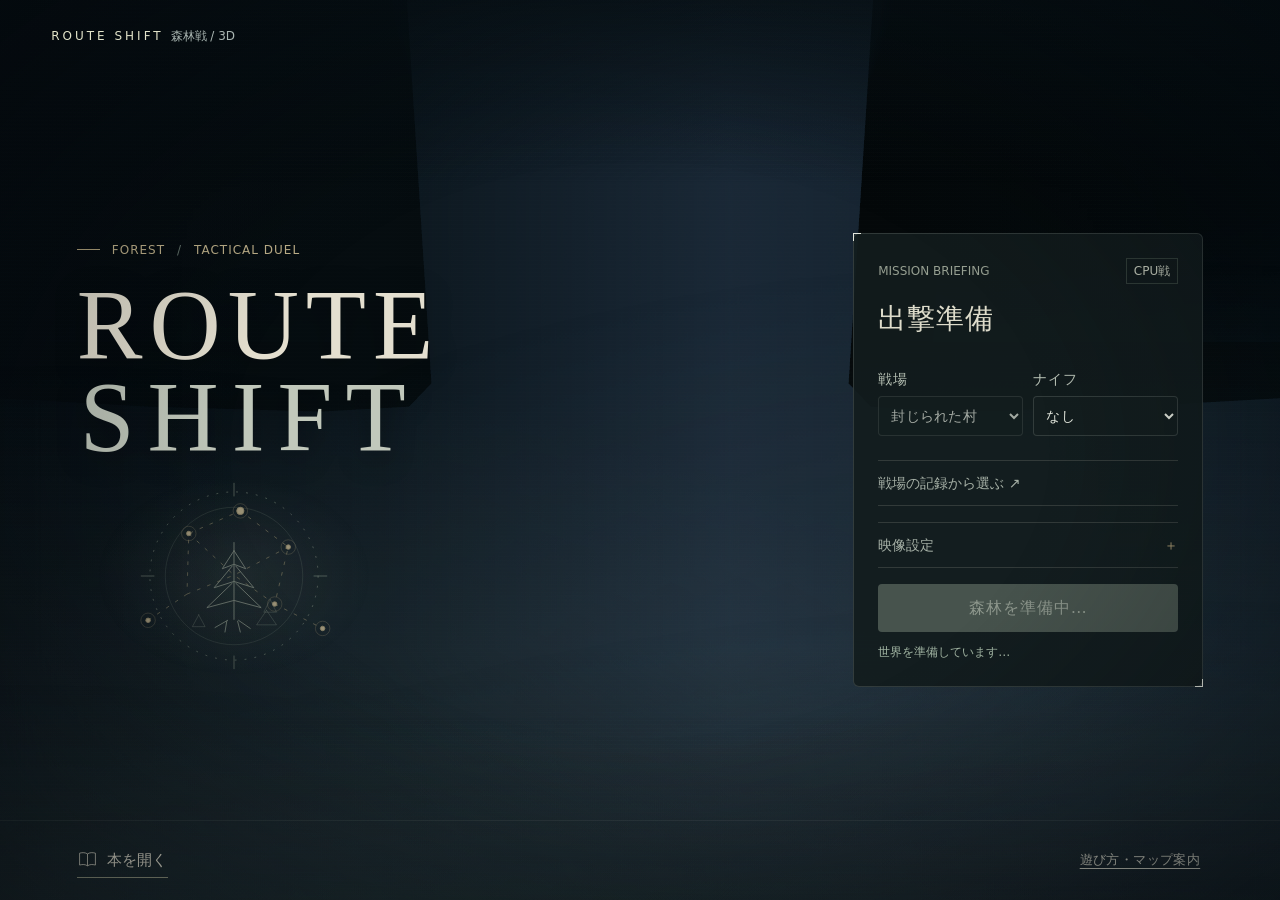
<file: index.html>
<!doctype html><html lang="ja"><head><meta charset="UTF-8"><meta name="viewport" content="width=device-width,initial-scale=1"><title>ROUTE SHIFT — 森林戦</title>  <script type="module" crossorigin src="./assets/forest-CsgKjY3u.js"></script>
  <link rel="stylesheet" crossorigin href="./assets/forest-CuZdC9US.css">
</head><body><div id="app"></div></body></html>
</file>
<file: assets/forest-CuZdC9US.css>
#menu #book-open{display:inline-flex;align-items:center;gap:.65em;background:transparent;color:#d7d4c4;border:0;border-bottom:1px solid #888c77;padding:6px 1px;font:15px/1.5 Yu Mincho,Hiragino Mincho ProN,serif}#book-open svg{width:19px;height:19px}.book-ink-defs{position:absolute;width:0;height:0;pointer-events:none}#story-book{position:fixed;inset:0;margin:auto;width:min(950px,94vw);max-width:none;max-height:none;border:0;background:transparent;color:#e3e0d2;padding:0;overflow:visible;color-scheme:dark}#story-book::backdrop{background:#0b1112f5}.book-shell{display:grid;grid-template-rows:auto minmax(0,1fr) auto;gap:12px;height:min(700px,94dvh);font:15px/1.5 Yu Mincho,Hiragino Mincho ProN,"Noto Serif CJK JP",serif}.book-top,.book-pager{display:flex;align-items:center;justify-content:space-between}.book-top>span{letter-spacing:.13em;color:#c1c4b8}#story-book button{color:inherit;border:1px solid #79807870;background:#222925;border-radius:2px;padding:6px 13px;min-height:36px;font:inherit;cursor:pointer}#story-book button:hover:enabled{background:#374039}#story-book :focus-visible,#menu #book-open:focus-visible{outline:2px solid #bdab7c;outline-offset:1px}#story-book button:disabled{opacity:.32;cursor:default}.book-spread{width:100%;height:100%;display:grid;grid-template-columns:1fr 1fr;position:relative;background:transparent;box-shadow:-3px 2px #bfb6a2,-6px 4px #968d7a,3px 2px #bfb6a2,6px 4px #968d7a}.book-spread:after{content:"";position:absolute;top:0;bottom:0;left:50%;width:24px;transform:translate(-50%);pointer-events:none;background:linear-gradient(90deg,transparent,rgba(90,78,60,.22) 34%,rgba(48,40,28,.46) 50%,rgba(90,78,60,.22) 66%,transparent)}.book-leaf{box-sizing:border-box;min-width:0;min-height:0;position:relative;color:#1a2230;background-color:transparent;background-image:var(--fold),url(./book-paper-n-15Z9dp.webp);background-repeat:no-repeat;background-size:100% 100%,300% 200%;background-position:0 0,var(--paper-pos,0% 0%);overflow:auto;overscroll-behavior:contain;scrollbar-width:thin;scrollbar-color:#b2a68e #eae4d7;display:flex;padding:clamp(36px,5.2vw,64px)}.left-leaf{--fold:linear-gradient(90deg,transparent 84%,rgba(110,96,74,.18) 96%,rgba(68,56,40,.34));border-right:1px solid #6e624e55}.right-leaf{--fold:linear-gradient(90deg,rgba(72,60,42,.3),rgba(120,104,80,.08) 7%,transparent 16%)}.fountain-pen-text{margin:auto 0;width:100%;font-family:HG正楷書体-PRO,HGSeikaishotaiPRO,HG行書体,HGGyoshotai,HGS行書体,HGSGyoshotai,HGP行書体,HGPGyoshotai,HG教科書体,HGKyokashotai,HG明朝E,HGMinchoE,Yu Mincho Demibold,Yu Mincho,serif;filter:url(#fountain-ink)}.fountain-pen-text p{font-size:clamp(17px,1.42vw,20.5px);line-height:2.15;letter-spacing:.05em;margin:0 0 1.3em;line-break:strict;overflow-wrap:anywhere;font-weight:600}.fountain-pen-text p:last-child{margin:0}.book-pager{border-top:1px solid #90938450;padding-top:6px}.book-pager [role=status]{font-size:14px;font-variant-numeric:tabular-nums}.book-turn,.book-held{position:absolute;top:0;width:50%;height:100%;pointer-events:none}.book-turn{z-index:3;transform-style:preserve-3d}.turn-next,.book-held.right-leaf{right:0;transform-origin:left center}.turn-prev,.book-held.left-leaf{left:0;transform-origin:right center}.book-held{z-index:2}.book-turn>.book-leaf,.cover-face,.cover-back-board{position:absolute;inset:0;backface-visibility:hidden;-webkit-backface-visibility:hidden}.turn-front{transform:translateZ(.6px);box-shadow:0 10px 24px #00000061}.turn-back{transform:rotateY(180deg) translateZ(1.2px);box-shadow:0 10px 24px #00000061}#menu .home-footer .home-guide-link{font:13px/1.6 system-ui,sans-serif;color:#b7b8ac;text-decoration:underline;text-underline-offset:4px;letter-spacing:.03em;padding:5px 3px}.book-binding{--rim:clamp(12px,1.6vw,21px);position:relative;isolation:isolate;perspective:1700px;margin:calc(var(--rim) + 4px) calc(var(--rim) + 4px) calc(var(--rim) + 15px)}.book-binding:before,.cover-face,.cover-back-board{background-color:#5e1622;background-image:radial-gradient(ellipse at 34% 26%,rgba(132,34,50,.36),transparent 64%),linear-gradient(135deg,rgba(142,40,56,.22),transparent 40%,rgba(42,7,13,.45) 75%,rgba(26,4,8,.72)),repeating-linear-gradient(45deg,#ffebe604 0 1px,#00000006 1px 2px),repeating-linear-gradient(-45deg,#ffebe604 0 1px,#00000006 1px 2px);border:3px solid #360a11;border-radius:5px 8px 7px 5px;box-shadow:inset 0 0 0 3px #94384452,inset 1px 1px 3px #bc646e5c,inset -3px -4px 8px #24050a,inset 0 0 26px #1c0409ad,0 4px #2e080f,0 8px #3f0d16,0 12px 14px #0009,0 22px 32px #000b}.book-binding:before{content:"";position:absolute;inset:calc(0px - var(--rim));z-index:-2}.book-binding:after{content:"";position:absolute;inset:0 -4px -8px;z-index:-1;border-radius:2px;background:repeating-linear-gradient(0deg,#3d2226 0 100%);box-shadow:1px 2px 4px #21140d}.book-binding.opening:before,.book-binding.opening:after{left:50%}@media(min-width:661px)and (prefers-reduced-motion:no-preference){.book-binding.opening{animation:open-centered-volume 1.3s both}@keyframes open-centered-volume{0%,31%{transform:translate(-25%)}to{transform:translate(0)}}}.book-binding.opening .book-spread>.left-leaf{visibility:hidden}.book-cover .cover-face{inset:calc(0px - var(--rim)) calc(0px - var(--rim)) calc(0px - var(--rim)) -2px;display:block;transform:translateZ(.8px)}.book-cover .cover-back-board{inset:calc(0px - var(--rim)) calc(0px - var(--rim)) calc(0px - var(--rim)) 0;border-radius:8px 5px 5px 7px;transform:rotateY(180deg) translateZ(.4px)}.book-cover .cover-back-board:after{content:"";position:absolute;inset:calc(var(--rim) - 3px) 0 calc(var(--rim) - 11px) calc(var(--rim) - 7px);border-radius:2px;background:#3d2226;box-shadow:-3px 2px #bfb6a2,-6px 4px #968d7a,-2px 4px 6px #21140d}.cover-face:before{content:"";position:absolute;inset:0 auto 0 0;width:9%;background:linear-gradient(90deg,#220409,#8a303f55 34%,#28050c 74%,#9e3f4e38 92%,transparent)}.cover-face:after{content:"";position:absolute;inset:0;border-radius:inherit;box-shadow:inset 0 0 10px #a46c5847;background:linear-gradient(90deg,transparent 94%,rgba(168,118,96,.16)),linear-gradient(180deg,rgba(176,126,102,.14),transparent 5%,transparent 95%,rgba(162,114,92,.18))}.cover-frame{position:absolute;inset:8.5% 9.5% 8.5% 13.5%;border:1.5px solid rgba(196,126,132,.36);border-radius:2px;box-shadow:inset 0 0 0 1px #1e0409b8,0 0 0 1px #1c0408ad,inset 0 0 0 5px transparent,inset 0 0 0 6px #bc767c38;pointer-events:none}@media(max-width:660px){.book-binding.opening:before{left:calc(0px - var(--rim))}.book-binding.opening:after{left:-4px}}@media(max-width:660px){#story-book{width:94vw}.book-shell{gap:8px;height:min(760px,96dvh)}.book-spread{display:block;box-shadow:2px 2px #bfb6a2,4px 4px #968d7a}.book-spread:after{display:none}.book-leaf{height:100%;padding:28px clamp(20px,6vw,42px)}.book-turn{width:100%}.book-pager [role=status]{font-size:14px}}@media(max-height:500px){.book-shell{gap:4px;height:98dvh}.book-leaf{padding:16px 26px}.book-top,.book-pager{font-size:13px}.book-pager{padding-top:2px}#story-book button{min-height:30px;padding-block:3px}}#matchbar.time-contest{width:min(520px,calc(100vw - 24px))}#matchbar.time-contest .match-side{min-width:90px}#matchbar.time-contest .match-side strong{font:26px ui-monospace,monospace;font-variant-numeric:tabular-nums;color:#c9cbb5}#matchbar.time-contest #clock-limit{font-size:9px;letter-spacing:1px}#matchbar.time-contest #remaining-clock{color:#b9b89e}@media(max-width:650px){#matchbar.time-contest .match-side{min-width:65px}#matchbar.time-contest .match-side strong{font-size:21px}}#map-picker{width:min(800px,calc(100vw - 24px));max-height:90dvh;overflow:auto;padding:22px;background:#101e22;color:#d4d5c5;border:1px solid #9a9d7c88}#map-picker::backdrop{background:#03090de0;-webkit-backdrop-filter:blur(5px);backdrop-filter:blur(5px)}#map-picker h2{font:23px Georgia,serif;letter-spacing:3px}#map-picker-close{background:transparent;color:#bdc5b5}#map-picker>p{font-size:11px;color:#9aab9d}.map-cards{display:grid;grid-template-columns:repeat(3,minmax(0,1fr));gap:10px}.map-card{min-width:0;text-align:left;padding:0 0 15px;border:1px solid #7d938455;background:#1b2b2d;color:#d3d3bc;transition:border-color .2s,transform .2s}.map-card:hover,.map-card[aria-pressed=true]{border-color:#c0b58d;transform:translateY(-2px)}.map-card svg{display:block;width:100%;height:auto}.map-card strong,.map-card span,.map-card small,.map-card em{display:block;margin:10px 12px 0;line-height:1.5}.map-card strong{font-size:17px}.map-card span{font-size:11px;color:#c8c7af}.map-card small{font-size:11px;color:#9fae9f;min-height:35px}.map-card em{font-size:10px;color:#b1a784;font-style:normal}.card-mist{animation:card-mist 10s ease-in-out infinite alternate}@keyframes card-mist{to{transform:translate(-18px);opacity:.22}}@media(max-width:550px){.map-cards{grid-template-columns:1fr 1fr}.map-card strong{font-size:15px}#map-picker{padding:12px}}@media(prefers-reduced-motion:reduce){.card-mist{animation:none}}body.garden-daylight #vignette:not(.exposed){background:radial-gradient(ellipse at center,transparent 65%,#75875b12)}*{box-sizing:border-box}body{margin:0;background:#101a17;color:#e5e7d8;font:15px/1.6 system-ui,sans-serif}button,select,input{font:inherit}button,a,select{touch-action:manipulation}a{color:#e2e3c9;text-decoration:none}a:hover{text-decoration:underline}#scene,#vignette{position:fixed;inset:0;width:100%;height:100%}#vignette{pointer-events:none;background:radial-gradient(ellipse at center,transparent 45%,#03080d70);z-index:1}.exposed{box-shadow:inset 0 0 90px 22px #ffe4a7!important}header{position:fixed;inset:0 0 auto;display:flex;justify-content:space-between;padding:22px 32px;z-index:3;pointer-events:none;text-shadow:0 2px 9px #000}header a{font-weight:800;letter-spacing:3px;pointer-events:auto}small{font-size:12px;letter-spacing:1px;opacity:.7}#perf{font:12px monospace;opacity:.7}.panel{position:fixed;background:#14231ef0;border:1px solid #68776075;padding:30px;box-shadow:0 25px 100px #0008;z-index:5}#menu{left:6vw;top:12vh;width:390px;max-height:83vh;overflow:auto}h1{font-size:38px;line-height:1.3;font-weight:500;margin:16px 0 20px}h2{font-weight:500}.eyebrow{font-size:10px;color:#b2b99a;letter-spacing:3px}label{display:block;margin:13px 0;font-size:12px;color:#c7cbb9}select{display:block;width:100%;background:#20352c;border:1px solid #708369;color:#f1f1df;padding:8px;margin-top:4px}input[type=range]{display:block;width:100%;accent-color:#a2b88e}button{background:#c3caa4;color:#15231c;border:0;padding:12px 19px;cursor:pointer}button:disabled{opacity:.5}#start{width:100%;margin-top:12px}.controls{font-size:12px;opacity:.7}#load{font-size:12px;color:#bdc9b6}#hud{position:fixed;inset:78px 28px 25px;z-index:2;pointer-events:none}.topline{display:flex;align-items:center;justify-content:space-between;text-shadow:0 2px 8px #000}#clock{font-size:36px;font-weight:400}#reticle{position:fixed;left:50%;top:50%;transform:translate(-50%,-50%);font-size:16px;opacity:.7}#notice{position:absolute;top:90px;left:50%;transform:translate(-50%);padding:8px 14px;text-shadow:0 1px 6px #000;white-space:nowrap}#bottom{position:absolute;bottom:0;left:0;right:0;display:flex;justify-content:space-between;font-size:12px;text-shadow:0 2px 5px #000}#scan{position:absolute;bottom:60px;width:100%;text-align:center;color:#ffe1a0}#resume{position:absolute;left:50%;top:65%;transform:translate(-50%);pointer-events:auto}#tactical{width:min(1000px,95vw);max-height:88vh;overflow:auto;left:50%;top:50%;transform:translate(-50%,-50%);padding:20px}.map-heading{display:flex;justify-content:space-between;align-items:center}.map-heading h2{margin:0 0 8px}.map-heading span{font-size:12px;opacity:.6}#map{width:100%;max-height:53vh;object-fit:contain;display:block}#forecast{font-size:13px;padding:12px 0;color:#d5d6ab}#cp-list{display:grid;grid-template-columns:repeat(3,1fr);gap:7px;font-size:12px}#cp-list div{background:#ffffff09;padding:8px}#result{left:50%;top:50%;transform:translate(-50%,-50%);min-width:320px}#result a{display:block;margin-top:15px}[hidden]{display:none!important}@media(max-width:650px){#menu{left:4vw;width:92vw;top:90px}header{padding:20px 15px}header small{display:block}.topline{font-size:11px}#clock{font-size:25px}#cp-list{grid-template-columns:repeat(2,1fr)}.map-heading span{display:none}}#interact{position:absolute;bottom:65px;left:50%;transform:translate(-50%);width:340px;text-align:center;background:#14291fe8;border:1px solid #809777;padding:12px;pointer-events:auto}#scan-action{padding:8px 16px;width:100%;touch-action:none;-webkit-user-select:none;user-select:none}#scan-progress{display:block;width:100%;height:9px;margin:9px 0;accent-color:#b8daa5}#scan-help{font-size:12px;color:#d1dcc0}#map-legend{display:flex;flex-wrap:wrap;gap:8px 15px;font-size:12px;margin:5px 0}#map-legend span:before{content:"";display:inline-block;width:13px;height:10px;margin-right:5px;border:1px solid #c7d1b366}#map-legend .forest:before{background:#284d3b}#map-legend .plain:before{background:#718158}#map-legend .road:before{background:#c6ad78}#map-legend .river:before{background:#315f79}#map-legend .bridge:before{background:#f3dc9f}#map-legend .ford:before{background:#7bdbcf}#map-legend .hill:before{background:#b8bd86}#ford-status{font-size:13px;color:#d0e7cb;margin:6px 0 10px}#map{border:1px solid #74876a}#tactical .map-heading h2{margin-bottom:2px}#map-legend .closed:before{background:#dc7167}.sr-only{position:absolute;width:1px;height:1px;padding:0;margin:-1px;overflow:hidden;clip:rect(0,0,0,0);white-space:nowrap;border:0}#matchbar{position:fixed;left:50%;top:12px;transform:translate(-50%);z-index:8;width:420px;max-width:calc(100vw - 24px);display:grid;grid-template-columns:68px 1fr 68px;gap:8px;align-items:center;padding:9px 15px 11px;background:linear-gradient(180deg,#17242bf5,#0c151bf2);border:1px solid #78899188;box-shadow:0 8px 28px #0008;border-radius:3px;pointer-events:none}.match-side{text-align:center;border-right:1px solid #78899144}.match-side:last-of-type{border-right:0;border-left:1px solid #78899144}.match-side small{display:block;letter-spacing:2px;font-size:10px;color:#aebcc3;opacity:1}.match-side strong{display:block;font:600 27px/1.1 system-ui;color:#dfd9c7;font-variant-numeric:tabular-nums}.match-time{text-align:center}#phase{display:block;font-size:10px;line-height:1.3;letter-spacing:1px;color:#adbfc8;white-space:nowrap}.clock-line{display:flex;align-items:baseline;justify-content:center;gap:7px}#clock{font:500 36px/1.15 ui-monospace,Consolas,monospace;letter-spacing:2px;font-variant-numeric:tabular-nums;color:#eee3ca;text-shadow:0 2px 9px #000}#clock-limit{font:12px ui-monospace,monospace;color:#8b9ca5}#match-progress{position:absolute;bottom:0;left:0;width:100%;height:3px;border:0;border-radius:0;appearance:none;background:#ffffff0c}#match-progress::-webkit-progress-bar{background:#ffffff0c}#match-progress::-webkit-progress-value{background:#a1b7bc}#matchbar.late{border-color:#bc9d69}#matchbar.late #clock{color:#f1c98c}#matchbar.late #match-progress::-webkit-progress-value{background:#cba66a}#tactical{top:112px;transform:translate(-50%);max-height:calc(100dvh - 132px)}#radar-status{font-size:12px;color:#ddcc9d;margin:5px 0}#ford-status{margin-top:3px}#map{max-height:46vh}#notice{top:75px}@media(max-width:850px){header small{display:none}header{padding:15px}#matchbar{top:58px;width:380px}#tactical{top:156px;max-height:calc(100dvh - 174px)}#clock{font-size:30px}#phase{font-size:9px}#map{max-height:40vh}}#reticle{transition:color .08s,opacity .08s}#reticle.knife-ready{color:#f2a36b;opacity:1;text-shadow:0 0 7px #b64b2670}#reticle.knife-ready:after{content:"";position:absolute;left:50%;top:50%;width:22px;height:22px;border:1.5px solid currentColor;border-radius:50%;transform:translate(-50%,-50%)}:root{--ivory:#e4dfcf;--muted:#a4aaa2;--brass:#b3a47c;--line:#b9baab30}button:focus-visible,a:focus-visible,summary:focus-visible,select:focus-visible,input:focus-visible{outline:2px solid #e6d5a6;outline-offset:4px}body.home-open{background:#080e10}body.home-open header{z-index:7;padding:27px 4vw}body.home-open header a{font-size:12px;letter-spacing:3px}body.home-open header small{font-weight:400;color:#aab6b2}body.home-open #perf{display:none}#menu{inset:0;width:100%;max-height:none;height:100dvh;overflow:auto;z-index:5;padding:0;background:transparent;border:0;box-shadow:none}.home-shade{position:fixed;inset:0;pointer-events:none;background:linear-gradient(90deg,#060c10f5,#071014cb 30%,#0b14175c 57%,#061014a8),linear-gradient(0deg,#050b10ec,transparent 28%,transparent 80%,#071014b5)}.home-shade:after{content:"";position:absolute;inset:0;opacity:.14;background:repeating-linear-gradient(0deg,transparent 0 3px,#9faea00d 3px 4px);box-shadow:inset 0 0 200px #03080b}.home-grid{position:relative;max-width:1500px;min-height:calc(100dvh - 85px);margin:auto;padding:115px 6vw 28px;display:grid;grid-template-columns:minmax(0,1fr) 350px;gap:8vw;align-items:center}.home-story{padding:0 0 14px}.home-kicker{display:flex;align-items:center;gap:12px;font-size:11px;letter-spacing:3px;color:#c1b28b;margin:0 0 24px}.home-kicker>span{width:23px;height:1px;background:#b3a47c}.home-kicker i{font-style:normal;color:#64736c}.home-story h1{font-family:Georgia,Times New Roman,serif;font-weight:400;line-height:.84;letter-spacing:7px;font-size:clamp(72px,7.7vw,116px);margin:0 0 30px;color:var(--ivory);text-shadow:0 5px 30px #0007}.home-story h1>span{display:block;padding-left:3px;color:#c1c8bb;letter-spacing:13px;margin-top:9px}.home-headline{font-family:Yu Mincho,Hiragino Mincho ProN,serif;font-size:clamp(24px,2.4vw,34px);letter-spacing:5px;margin:0 0 18px;color:#d7d7c8}.home-copy{font-size:13px;line-height:2.1;letter-spacing:1.2px;color:#9aa9a7;margin:0 0 27px}.home-rules{display:flex;gap:31px;margin:0 0 22px}.home-rules>div+div{border-left:1px solid var(--line);padding-left:31px}.home-rules strong{display:block;font-family:Georgia,serif;font-size:35px;line-height:1.2;font-weight:400;font-variant-numeric:tabular-nums;letter-spacing:2px;color:#d2cfb9}.home-rules strong small{font:10px system-ui;letter-spacing:2px;margin-left:8px;color:#b3a47c;opacity:1}.home-rules div>span{display:block;font-size:10px;color:#919c94;margin-top:5px;letter-spacing:.7px}.text-button{padding:9px 0;background:transparent;border:0;border-bottom:1px solid #a59a704d;color:#d1c7a8;font-size:12px;letter-spacing:1px;transition:color .2s,border-color .2s}.text-button span{padding-left:28px}.text-button:hover{color:#fff1c5;border-color:#c0a66c}.home-tactics{display:flex;flex-wrap:wrap;gap:13px;margin-top:31px;font:10px/1.5 ui-monospace,monospace;color:#747d70;letter-spacing:1px}.home-tactics b{font:11px system-ui;color:#b0b8a7;padding-left:5px}.home-tactics i{color:#666d61;font-style:normal}.briefing{position:relative;border:1px solid #afb3a238;border-top-color:#c6b58a78;background:linear-gradient(145deg,#132024eb,#0b1518ed);box-shadow:0 14px 65px #0005;padding:25px 27px 18px}.briefing:before,.briefing:after{content:"";position:absolute;width:7px;height:7px;border-color:#bca87b;pointer-events:none}.briefing:before{top:-1px;left:-1px;border-top:1px solid;border-left:1px solid}.briefing:after{bottom:-1px;right:-1px;border-bottom:1px solid;border-right:1px solid}.briefing-heading{display:flex;justify-content:space-between;align-items:center;color:#969f91;font:9px ui-monospace,monospace;letter-spacing:2px}.home-mode{font:10px system-ui;letter-spacing:1px;border:1px solid #85948248;padding:2px 7px;color:#c4cabb}.briefing h2{font-family:Yu Mincho,Hiragino Mincho ProN,serif;font-size:26px;letter-spacing:4px;margin:13px 0 24px;color:#dedccb}.briefing label{margin:0;font-size:11px;color:#aeb5aa;letter-spacing:.7px}.briefing .field-label{display:flex;justify-content:space-between;align-items:center;margin-bottom:7px}.field-label #world-size{font:10px ui-monospace,monospace;color:#afac8b;letter-spacing:.6px}.briefing select{font-size:12px;letter-spacing:.3px;padding:10px 9px;background:#091216a3;border:1px solid #74867f50;color:#dfdfd1;border-radius:0;margin-top:7px;min-height:40px;color-scheme:dark}.briefing #map-size{margin:0}.briefing select:hover{border-color:#b2a57999}.briefing option{background:#142125}.field-note{font-size:10px;color:#87958f;margin:7px 0 16px}.briefing-fields{display:grid;grid-template-columns:1.25fr .8fr;gap:13px}.home-settings{border-top:1px solid var(--line);border-bottom:1px solid var(--line);margin-top:20px;color:#a7b1a7}.home-settings summary{cursor:pointer;font-size:11px;letter-spacing:1px;padding:11px 0;list-style:none;display:flex;justify-content:space-between}.home-settings summary::-webkit-details-marker{display:none}.home-settings summary span{color:#9e9474}.home-settings[open] summary span{transform:rotate(45deg)}.home-settings>div{padding:0 0 13px;display:grid;grid-template-columns:1fr 1fr;gap:12px}.home-settings input{margin-top:16px;accent-color:#b8aa7d}.home-settings p{grid-column:1/-1;font-size:10px;margin:0;color:#7d8b82}.deployment{display:flex;justify-content:space-between;padding:17px 0;font-size:10px;color:#929f95}.deployment b{font-weight:500;color:#c7cbbb;margin-left:4px}.briefing #start{display:block;width:100%;margin:0;padding:15px 12px;background:linear-gradient(110deg,#813e36,#5d2d2a);border:1px solid #ad685555;color:#f3e4ce;font-size:15px;letter-spacing:4px;min-height:55px;box-shadow:0 4px 20px #0002;transition:background .2s,border-color .2s}.briefing #start:hover:not(:disabled){background:linear-gradient(110deg,#9c4a3d,#783831);border-color:#df9e7877}.briefing #start:disabled{cursor:wait;opacity:.55}.briefing #load{font-size:10px;line-height:1.5;letter-spacing:.4px;margin:10px 0 0;color:#a3b6a4;min-height:15px}.home-footer{position:relative;max-width:1500px;margin:0 auto;display:flex;justify-content:space-between;gap:15px;padding:20px 6vw 28px;border-top:1px solid #a5ada419;font-size:10px;letter-spacing:1.2px;color:#7b8982}.home-footer a{color:#aaaf9c}#field-guide{max-width:650px;width:calc(100vw - 40px);max-height:85dvh;overflow:auto;background:#111e22;color:#d2d6c9;border:1px solid #b9a7796b;box-shadow:0 30px 100px #000b;padding:30px}#field-guide::backdrop{background:#03080bc9;-webkit-backdrop-filter:blur(5px);backdrop-filter:blur(5px)}.guide-heading{display:flex;justify-content:space-between;align-items:center}.guide-heading .home-kicker{margin:0}.guide-heading button{background:transparent;color:#b5b7a7;padding:6px 0 6px 20px;font-size:12px}#field-guide h2{font:26px/1.6 Yu Mincho,serif;letter-spacing:2px;margin:15px 0}#field-guide>p{font-size:12px;color:#9eada5}#field-guide ol{padding-left:24px;margin:25px 0}#field-guide li{padding-left:7px;color:#c3b385;margin:18px 0}#field-guide li strong{font-size:14px;font-weight:500;color:#dedbc8}#field-guide li p{font-size:12px;margin:5px 0;color:#a5b2a9}.guide-keys{display:grid;grid-template-columns:1fr 1fr;gap:12px;font-size:11px;padding:20px 0;border-top:1px solid var(--line)}kbd{font:11px ui-monospace,monospace;border:1px solid #7f91856b;padding:3px 6px;color:#e2dcc4;margin-right:5px}.guide-note{border-top:1px solid var(--line);padding-top:15px}#map-legend .cp-ready:before{background:#9fffe0;border:2px solid #e0fff2;border-radius:50%;box-shadow:0 0 5px #9fffe077}#map-legend .cp-bonus:before{background:#ffe29b;border:2px solid #fff0c8;border-radius:50%}#map-legend .cp-inactive:before{background:#253833;border:1px solid #8b9e94;border-radius:50%}#cp-list div{display:flex;align-items:center;gap:10px;border:1px solid #778b7d26;padding:8px 10px;min-height:52px;background:#0a171633}#cp-list strong{flex-shrink:0;width:27px;height:27px;border:1px solid #73867b5c;display:grid;place-items:center;border-radius:50%;font-size:14px;color:#9aa79c}#cp-list span{font-size:11px;color:#899c90}#cp-list small{display:block;font-size:10px;line-height:1.5;letter-spacing:.5px;opacity:1;color:#9dac9c}#cp-list .cp-available{border-color:#8ce9c782;background:#73dcb510;box-shadow:inset 3px 0 #9fffe0}#cp-list .cp-available strong{color:#152c23;border-color:#baffea;background:#9fffe0}#cp-list .cp-available span{color:#c1f6e1}#cp-list .cp-bonus{border-color:#e5bf7188;background:#b9954014;box-shadow:inset 3px 0 #ffe29b}#cp-list .cp-bonus strong{background:#ffe29b;border-color:#fff1c8}#cp-list .cp-bonus span{color:#f2dbaa}@media(min-width:1600px){.home-grid{gap:16vw}.home-story h1{font-size:126px}}@media(max-height:760px)and (min-width:901px){.home-grid{padding-top:85px;padding-bottom:15px}.home-story h1{font-size:80px;margin-bottom:23px}.home-kicker{margin-bottom:20px}.home-copy{margin-bottom:18px}.home-rules{margin-bottom:13px}.home-tactics{margin-top:21px}.briefing{padding:21px 25px 17px}.briefing h2{margin-bottom:17px}.home-footer{padding-top:13px;padding-bottom:15px}}@media(max-width:900px){.home-grid{grid-template-columns:1fr 310px;padding:106px 5vw 25px;gap:5vw}.home-story h1{font-size:66px;letter-spacing:4px}.home-story h1>span{letter-spacing:8px}.home-headline{font-size:22px;letter-spacing:2px}.home-rules{gap:18px}.home-rules>div+div{padding-left:18px}.home-rules div>span{font-size:9px}.home-tactics{gap:7px}.home-tactics i{display:none}.briefing{padding:23px 20px}.home-footer{padding-left:5vw;padding-right:5vw}}@media(max-width:650px){body.home-open header{padding:20px 6vw}body.home-open header small{display:none}#menu{top:0;left:0;width:100%;height:100dvh}.home-grid{display:block;padding:100px 7vw 28px;min-height:0}.home-story{padding-bottom:33px}.home-story h1{font-size:76px}.home-story h1>span{display:block;margin-left:0;font-size:72px;letter-spacing:8px}.home-headline{font-size:26px;margin-top:15px}.home-kicker{font-size:9px;margin-bottom:21px}.home-copy{font-size:12px;margin-bottom:20px}.home-rules{gap:24px}.home-rules>div+div{padding-left:24px}.home-rules strong{font-size:30px}.home-tactics{display:none}.briefing{padding:25px}.home-footer{padding:20px 7vw;flex-direction:column;gap:9px}.guide-keys{grid-template-columns:1fr}#field-guide{padding:23px}.home-shade{background:linear-gradient(90deg,#060c10ed,#07101488),linear-gradient(0deg,#050b10ed,transparent 65%)}#cp-list{gap:5px}#cp-list div{padding:7px;gap:7px}}@media(prefers-reduced-motion:reduce){*,*:before,*:after{scroll-behavior:auto!important;transition:none!important}}body.home-open{overflow:hidden}#menu{overflow:hidden;height:100dvh}.home-grid{height:100%;min-height:0;padding:85px 6vw 65px;gap:8vw}.home-story{padding:0}.home-story h1{margin-bottom:14px}.forest-sigil{display:block;width:290px;height:208px;max-width:90%;margin-left:12px;opacity:.7}.sigil-route{animation:route-flow 22s linear infinite}.sigil-node{animation:node-breath 7s ease-in-out infinite}.sigil-orbit{transform-origin:160px 115px;animation:sigil-turn 180s linear infinite}.home-footer{position:absolute;bottom:0;left:0;right:0;max-width:none;padding:22px 6vw;align-items:center}.home-footer a{display:flex;align-items:center;gap:11px;font:10px ui-monospace,monospace;letter-spacing:2px}.home-footer svg{width:17px;height:17px}.briefing-fields{margin-top:18px}.briefing h2{margin-bottom:20px}.home-settings-toggle{display:flex;justify-content:space-between;width:100%;margin:20px 0;background:none;color:#a7b1a7;border-block:1px solid var(--line);padding:11px 0;font-size:11px;letter-spacing:1px}.home-settings-toggle:hover{color:#ded5b8}.home-settings-toggle span{color:#a99a73}.briefing #load{min-height:16px}.home-effects{position:absolute;inset:0;pointer-events:none;overflow:hidden}.mist-veil{position:absolute;inset:5% -40% -25%;background:radial-gradient(ellipse at 70% 65%,#9ab3b51a,transparent 50%),radial-gradient(ellipse at 25% 80%,#728f9128,transparent 45%);will-change:transform;animation:veil-drift 35s ease-in-out infinite alternate}.veil-two{inset:45% -50% -45%;opacity:.6;animation-duration:48s;animation-delay:-17s;animation-direction:alternate-reverse}.spore{position:absolute;left:var(--x);top:var(--y);width:2px;height:2px;border-radius:50%;background:#c5d2b5;box-shadow:0 0 9px 2px #a6b79a35;opacity:0;animation:spore-drift var(--duration) var(--delay) linear infinite;will-change:transform}#menu.departing{pointer-events:none}#menu .home-story,#menu .briefing,#menu .home-footer,#menu .home-shade,#menu .home-effects{transition:transform .6s ease-in,opacity .45s ease-in}#menu.departing .home-story{transform:translate(-65px);opacity:0}#menu.departing .briefing{transform:translate(85px);opacity:0}#menu.departing .home-footer{opacity:0;transform:translateY(20px)}#menu.departing .home-shade{opacity:0}#menu.departing .home-effects{opacity:0;transform:scale(1.15)}#entry-frame{position:fixed;inset:0;pointer-events:none;z-index:6;box-shadow:inset 0 0 10vw 3vw #071014b0;animation:entry-vignette .9s ease-out both}#visual-settings{width:380px;max-width:calc(100vw - 36px);background:#111e22;color:#d2d6c9;border:1px solid #b9a7796b;padding:25px;box-shadow:0 30px 100px #000b}#visual-settings::backdrop{background:#03080bc9;-webkit-backdrop-filter:blur(4px);backdrop-filter:blur(4px)}#visual-settings h2{font:22px Yu Mincho,serif;letter-spacing:2px;margin:0}#visual-settings label{margin-top:23px}#visual-settings p{font-size:11px;color:#9bac9e}#visual-settings input{margin-top:12px}#tactical{top:106px;bottom:16px;left:50%;width:min(940px,calc(100vw - 36px));height:auto;max-height:none;overflow:hidden;padding:15px 18px;display:grid;grid-template-rows:auto auto auto auto minmax(0,1fr) auto auto;gap:4px}#tactical .map-heading h2{font-size:20px;margin:0}#tactical .map-heading small{font-size:10px}#map{min-height:0;height:100%;width:100%;max-height:none;object-fit:contain;align-self:stretch}#map-legend{font-size:10px;line-height:1.5;gap:3px 12px;margin:1px 0}#map-legend span:before{width:10px;height:8px}#radar-status,#ford-status{font-size:11px;line-height:1.5;margin:0}#forecast{font-size:11px;line-height:1.5;padding:6px 0;overflow-wrap:anywhere}#cp-list{gap:5px;grid-template-columns:repeat(3,minmax(0,1fr));min-width:0}#cp-list div{min-height:41px;padding:5px 8px;gap:8px;min-width:0}#cp-list strong{width:24px;height:24px;font-size:12px}#cp-list span{font-size:10px}#cp-list small{font-size:9px}.rules-screen{min-height:100dvh;background:radial-gradient(ellipse at 80% 20%,#1e3436,#080f14 70%);color:#d7dccd}.rules-screen header{position:absolute}.rules-screen header span{font:10px ui-monospace,monospace;color:#9eac9e;letter-spacing:2px}.rules-content{max-width:1100px;margin:0 auto;padding:115px 6vw 60px}.rules-content h1{font:38px Yu Mincho,serif;letter-spacing:5px;margin:15px 0}.rules-intro{font-size:13px;color:#9aaba4;line-height:1.9}.rules-chapters{display:grid;grid-template-columns:repeat(3,1fr);gap:28px;margin:40px 0}.rules-chapters section{border-top:1px solid #9d997965;padding-top:22px}.rules-chapters section>span{font:26px Georgia,serif;color:#a29470}.rules-content h2{font:20px Yu Mincho,serif;letter-spacing:2px;margin:15px 0}.rules-content section p{font-size:12px;line-height:2;color:#a6b3a9}.rules-scoring{border-top:1px solid var(--line);padding:10px 0 20px}.rules-scoring>div{display:grid;grid-template-columns:1fr 1fr;gap:30px}.rules-return{display:inline-block;margin-top:20px;border:1px solid #9b8e6766;padding:12px 22px;color:#d7cba6;font-size:13px}.rules-content .guide-keys{grid-template-columns:repeat(3,1fr)}@keyframes route-flow{to{stroke-dashoffset:-96}}@keyframes sigil-turn{to{transform:rotate(360deg)}}@keyframes node-breath{0%,to{opacity:.35}50%{opacity:1}}@keyframes veil-drift{0%{transform:translate3d(-4%,1%,0) scale(.95)}to{transform:translate3d(7%,-3%,0) scale(1.06)}}@keyframes spore-drift{0%{opacity:0;transform:translate3d(0,30px,0)}20%{opacity:.5}80%{opacity:.35}to{opacity:0;transform:translate3d(var(--drift),-140px,0)}}@keyframes entry-vignette{0%{opacity:.5}25%{opacity:.8}to{opacity:0}}@media(max-height:760px)and (min-width:651px){.home-grid{padding-top:75px;padding-bottom:50px}.home-story h1{font-size:78px}.forest-sigil{width:220px;height:155px}.briefing{padding:21px 24px 16px}.briefing h2{margin:11px 0 17px}.briefing-fields{margin-top:14px}.home-settings-toggle{margin:16px 0}.home-footer{padding-block:16px}}@media(max-width:850px){#tactical{top:149px;bottom:12px}#tactical .map-heading h2{font-size:17px}#map-legend{gap:2px 9px}#cp-list div{gap:5px}#forecast{font-size:10px}}@media(max-width:650px){.home-grid{display:flex;flex-direction:column;justify-content:center;gap:20px;padding:74px 7vw 51px}.home-story{position:relative;flex:none;width:100%;padding:0}.home-kicker{font-size:8px;margin-bottom:15px;letter-spacing:2px}.home-story h1{font-size:58px;line-height:.86;letter-spacing:5px;margin:0}.home-story h1>span{font-size:56px;letter-spacing:8px}.forest-sigil{position:absolute;right:-14px;top:-24px;width:155px;height:160px;margin:0;opacity:.45}.briefing{width:100%;max-width:350px;padding:22px}.briefing h2{font-size:23px;margin:11px 0 18px}.home-footer{padding:17px 7vw;flex-direction:row}.home-grid>.briefing{flex:none}.briefing #start{min-height:47px;padding:12px}.briefing #load{font-size:9px}.briefing-fields{margin-top:14px}.home-settings-toggle{margin:16px 0}#tactical{width:calc(100vw - 16px);padding:10px;gap:3px}#tactical .map-heading small{font-size:9px;letter-spacing:0}#map-legend{font-size:9px;gap:1px 7px}#radar-status,#ford-status{font-size:9px;line-height:1.4}#forecast{font-size:9px;padding:4px 0}#cp-list div{padding:4px;gap:4px;min-height:38px}#cp-list strong{width:18px;height:18px;font-size:10px}#cp-list span{font-size:9px;line-height:1.3}#cp-list small{font-size:8px}.rules-content{padding-top:95px}.rules-content h1{font-size:30px}.rules-chapters,.rules-scoring>div{grid-template-columns:1fr;gap:15px}.rules-chapters{margin:28px 0}.rules-content .guide-keys{grid-template-columns:1fr 1fr}.rules-screen header{font-size:10px}}@media(max-height:650px)and (max-width:650px){.home-grid{gap:12px;padding-top:60px;padding-bottom:43px}.home-story h1{font-size:40px}.home-story h1>span{display:inline;font-size:40px;letter-spacing:4px;margin-left:13px}.home-kicker{margin-bottom:10px}.forest-sigil{display:none}.briefing{padding:16px 20px}.briefing h2{font-size:20px;margin:10px 0}.briefing select{min-height:33px;padding:7px 8px}.briefing-fields{margin-top:10px}.home-settings-toggle{margin:12px 0;padding:8px 0}.home-footer{padding-block:13px}}@media(max-height:480px)and (min-width:651px){.home-grid{padding:45px 5vw 32px;grid-template-columns:1fr 310px}.home-story h1{font-size:56px}.forest-sigil{height:100px;width:170px}.briefing{padding:12px 20px}.briefing h2{font-size:19px;margin:6px 0 9px}.briefing select{min-height:30px;padding:5px 8px}.briefing-fields{margin-top:9px}.home-settings-toggle{margin:9px 0;padding:7px 0}.briefing #start{min-height:35px;padding:7px}.briefing #load{margin-top:6px;font-size:9px}.home-footer{padding-block:9px}body.home-open header{padding-top:14px}.home-kicker{font-size:9px;margin-bottom:14px}#tactical{top:93px;bottom:8px;padding:8px;gap:2px}#tactical .map-heading h2{font-size:14px}#map-legend,#radar-status,#ford-status{font-size:8px}#forecast{font-size:9px;padding:2px 0}#cp-list div{min-height:30px;padding:2px 5px}#cp-list strong{width:18px;height:18px;font-size:10px}#cp-list span{font-size:9px}#cp-list small{font-size:8px}#matchbar{top:8px;width:330px;padding:5px 10px}#clock{font-size:25px}#phase{font-size:8px}.match-side strong{font-size:22px}}@media(prefers-reduced-motion:reduce){.mist-veil,.spore,.sigil-route,.sigil-node,.sigil-orbit,#entry-frame{animation:none!important}.spore{opacity:.22}.home-grid *,#menu .home-shade,#menu .home-effects{transition:none!important}}@media(max-height:480px)and (min-width:651px){#tactical{grid-template-columns:minmax(0,1fr) 245px;grid-template-rows:auto auto auto auto auto minmax(0,1fr);column-gap:10px}#tactical>.map-heading,#map-legend,#radar-status,#ford-status{grid-column:1/-1}#map{grid-column:1;grid-row:5/7}#forecast{grid-column:2;grid-row:5}#cp-list{grid-column:2;grid-row:6;grid-template-columns:repeat(2,minmax(0,1fr));align-self:end}}.map-open #notice,.map-open #bottom,.map-open #reticle,.map-open #scan{visibility:hidden}#remaining-clock{display:block;font:9px ui-monospace,monospace;color:#aab9b0;white-space:nowrap}.clock-line{flex-wrap:wrap;gap:2px 7px}#remaining-clock{flex-basis:100%}#matchbar{padding-top:6px;padding-bottom:7px}#interact #scan-action{background:transparent;padding:2px;color:#c5d3b3;opacity:1}#time-phenomenon{position:fixed;inset:0;z-index:7;pointer-events:none;display:flex;align-items:center;justify-content:center;flex-direction:column;background:#03080bea;color:#cfc4a5;text-shadow:0 2px 8px #000}#time-phenomenon p{position:relative;margin:9px;font:22px Yu Mincho,serif;letter-spacing:4px}#time-phenomenon #phenomenon-help{font:12px system-ui;letter-spacing:1px;color:#97a99e}.broken-clock{width:min(49vh,340px);filter:drop-shadow(0 15px 45px #000)}.clock-hour,.clock-minute{transform-origin:160px 160px}.clock-hour{transform:rotate(calc(var(--rewind)*-75deg))}.clock-minute{transform:rotate(calc(var(--rewind)*-420deg))}.world-still{background:#0a182041!important;justify-content:flex-end!important;padding-bottom:45px}.world-still .broken-clock,.world-still #phenomenon-title{display:none}.map-open #time-phenomenon{z-index:3}.world-stopped #scene{filter:saturate(.35)}.world-stopped #reticle,.player-dead #reticle,.world-stopped #interact,.player-dead #interact{visibility:hidden}.rewind-landscape{display:none;position:absolute;inset:0;overflow:hidden;background:radial-gradient(ellipse at 50% 35%,#63777444,#050b10 75%)}.personal-rewind .rewind-landscape{display:block;opacity:clamp(0,calc((var(--rewind) - 2)*.15),.7);transform:scale(calc(1.7 - var(--rewind)*.055))}.rewind-landscape i{position:absolute;bottom:0;left:calc(8% + var(--tree,0)*18%);height:95%;width:10%;background:#020708;clip-path:polygon(47% 0,62% 22%,55% 20%,81% 49%,65% 44%,98% 80%,57% 66%,57% 100%,43% 100%,43% 66%,0 80%,35% 44%,19% 49%,45% 20%,38% 22%)}.rewind-landscape i:nth-child(2){--tree:1;height:75%}.rewind-landscape i:nth-child(3){--tree:2;height:50%}.rewind-landscape i:nth-child(4){--tree:3;height:70%}.rewind-landscape i:nth-child(5){--tree:4}.personal-rewind .broken-clock{opacity:clamp(.15,calc(1.8 - var(--rewind)*.2),1)}@media(prefers-reduced-motion:reduce){.rewind-landscape{transform:none!important}}.rewind-flag{position:absolute;width:150px;height:225px;left:56%;bottom:8%;opacity:.5}.past-flag-cloth{transform:translateY(calc(var(--rewind)*6px))}@media(prefers-reduced-motion:reduce){.past-flag-cloth{transform:none}}#respawn-count{position:relative;margin-top:14px;font:600 42px/1 system-ui;font-variant-numeric:tabular-nums;color:#d9c8a1;border-top:1px solid #b5a28266;padding:14px 28px}.personal-rewind{animation:time-strike .35s ease-out}.personal-rewind #phenomenon-title{color:#e1c8ac}#combat-notice{position:fixed;top:38%;left:50%;transform:translate(-50%);padding:11px 28px;background:linear-gradient(90deg,transparent,#101820e8,transparent);border-bottom:1px solid #b9a47b88;color:#e0cba3;letter-spacing:3px;font:18px serif;pointer-events:none}#combat-flash{position:fixed;inset:0;pointer-events:none;background:linear-gradient(135deg,transparent 46%,#d7c19b55 49%,transparent 52%)}@keyframes time-strike{0%{background:#471d1def;filter:contrast(1.4)}to{background:#03080bea;filter:none}}#time-phenomenon.knife-stun{background:rgb(3 8 11 / var(--shade))!important;animation:none}.knife-stun .rewind-landscape{display:none}.personal-fall{background:linear-gradient(transparent 55%,#10101544)!important;justify-content:flex-end!important;padding-bottom:17vh}.personal-fall .broken-clock,.personal-fall #phenomenon-help,.personal-fall .rewind-landscape{display:none}.personal-fall #phenomenon-title{font-size:23px;letter-spacing:5px;color:#dfcbbb}.personal-rewind{animation:clock-arrival .35s ease-out}@keyframes clock-arrival{0%{background:#03080b22}to{background:#03080bea}}#sound-cues{position:fixed;inset:0;z-index:6;pointer-events:none;color:#d9c5a3;text-shadow:0 2px 8px #000}#sound-cues svg{position:absolute;left:50%;top:50%;width:min(330px,60vw);height:min(330px,60vw);transform:translate(-50%,-50%);overflow:visible}.sound-sector{fill:none;stroke:#decba9;stroke-width:4;stroke-linecap:round;opacity:.85;filter:drop-shadow(0 2px 3px #000);animation:sound-cue .65s ease-out}#sound-cues>span{position:absolute;left:50%;top:calc(50% + min(165px,30vw));transform:translate(-50%);font:12px system-ui;letter-spacing:3px;background:#0d171a99;padding:4px 9px}@keyframes sound-cue{0%{opacity:1;stroke-width:5}to{opacity:.15;stroke-width:3}}@media(prefers-reduced-motion:reduce){.sound-sector{animation:none}}#tactical{width:min(1260px,calc(100vw - 32px));grid-template-rows:auto auto auto auto minmax(0,1fr) auto}.tactical-workspace{display:grid;grid-template-columns:minmax(0,1fr) 340px;gap:14px;min-height:0;overflow:hidden}.tactical-canvas{min-width:0;min-height:0;display:flex;align-items:center}#map{width:100%;height:100%;min-height:0;object-fit:contain}#cp-panel{min-height:0;overflow:auto;scrollbar-width:thin;padding:0 3px 0 1px}.schedule-heading{border-bottom:1px solid #7e958238;padding-bottom:6px;margin-bottom:5px}.schedule-heading h3,#bid-panel h3{font-size:13px;font-weight:500;color:#e4dbc6;margin:0}.schedule-heading small{font-size:10px;color:#9db6ad;margin-left:7px}.schedule-heading>span{display:block;font:11px ui-monospace,monospace;color:#b4c5bc}#cp-list{display:flex;flex-direction:column;gap:4px}#cp-list button{display:grid;grid-template-columns:22px minmax(0,1fr) auto;align-items:center;gap:7px;text-align:left;background:#a4b4ac09;border:1px solid #879e8e30;color:#b5c2b7;padding:5px 7px;min-width:0;width:100%;border-radius:2px}#cp-list button:hover,#cp-list button:focus-visible{border-color:#b8c8b1;outline:1px solid #b8c8b1}#cp-list strong{font:12px ui-monospace,monospace;width:auto;height:auto;display:block}#cp-list .cp-description{display:flex;flex-direction:column;min-width:0}#cp-list b{font-size:11px;font-weight:500}#cp-list small{font-size:9px;letter-spacing:0;line-height:1.35;opacity:1;color:#a1b0a7}#cp-list time{font:11px ui-monospace,monospace;white-space:nowrap;font-variant-numeric:tabular-nums}#cp-list .cp-active{background:#99dec31c;border-color:#a0d5bc;color:#d0efdf}#cp-list .cp-active .cp-status{color:#b2e6ce}#cp-list .cp-next{border-style:dashed;border-color:#c1b17b}#cp-list .cp-next .cp-status{color:#d8ca9d}#cp-list .cp-cooldown .cp-status{color:#bec5dc}#cp-list .cp-selected{box-shadow:inset 3px 0 #f5dd9a;border-color:#f5dd9a}#cp-list .cp-cancellation{color:#e5afa1;margin-top:2px}#cp-list .cp-bonus b:after{content:" ★";color:#ebcf8d}#bid-panel{border-top:1px solid #83978a55;margin-top:9px;padding-top:7px}#bid-panel h3{display:flex;justify-content:space-between}#bid-deadline{font:11px ui-monospace,monospace;color:#dec895}#bid-panel p{font-size:10px;line-height:1.4;margin:3px 0;color:#bdc7bd}#bid-panel #bid-period{font-size:9px;color:#94a89e}.bid-fields{display:grid;grid-template-columns:1fr 1fr;gap:8px}.bid-fields label{font-size:10px;margin:5px 0 2px}.bid-fields select{font-size:11px;padding:4px;margin-top:3px;min-width:0}#bid-panel #bid-status{font-size:9px;color:#c9bd99}#bid-results{margin-top:6px;padding-top:5px;border-top:1px solid #81988930}#bid-results h4{font-size:10px;margin:0 0 3px;font-weight:500;color:#aebfb6}#bid-results p{font-size:9px;margin:2px 0}#bid-results .bid-blocked{color:#e4a997}#bid-results .bid-opened{color:#b3ddc7}#forecast{font-size:10px;padding:3px 0}@media(max-width:900px){.tactical-workspace{grid-template-columns:minmax(0,1fr) 290px;gap:8px}#tactical{padding:10px}#cp-list button{gap:4px;padding:4px}#cp-list small{font-size:8px}#cp-list time{font-size:10px}}@media(max-width:650px){#tactical{width:calc(100vw - 12px);top:105px;bottom:6px;padding:7px}.tactical-workspace{grid-template-columns:1fr;grid-template-rows:minmax(100px,.8fr) minmax(180px,1.2fr);gap:5px}#cp-panel{overflow:auto}#cp-list{display:grid;grid-template-columns:1fr 1fr}#cp-list button{grid-template-columns:18px 1fr}#cp-list time{grid-column:2;font-size:10px}.bid-fields{max-width:380px}#map-legend{max-height:28px;overflow:hidden}#radar-status,#ford-status,#forecast{font-size:9px}}@media(max-height:600px)and (min-width:651px){#tactical{top:85px;bottom:5px}#map-legend{max-height:15px;overflow:hidden}#radar-status,#ford-status{font-size:9px;margin:0}}#cp-list button{padding-top:3px;padding-bottom:3px}#cp-list b{line-height:1.15}#cp-list .cp-status{line-height:1.2}#bid-panel{margin-top:6px;padding-top:5px}#bid-panel p{line-height:1.25;margin:2px 0}.bid-fields label{line-height:1.2;margin:3px 0 1px}.bid-fields select{line-height:1.25;padding:3px;margin-top:2px}#bid-results{margin-top:4px;padding-top:3px}#bid-results p{line-height:1.2;margin:2px 0}@media(max-width:650px){#tactical{top:139px}}#tactical{grid-template-columns:minmax(0,1fr)}#tactical>.tactical-workspace{grid-column:1/-1;grid-row:5}#forecast{grid-column:1/-1;grid-row:6}#cp-list{grid-column:auto;grid-row:auto;align-self:auto}.battlefield-fields{display:grid;grid-template-columns:minmax(0,1fr) minmax(0,1fr);gap:10px}.battlefield-fields label{min-width:0;margin:8px 0;line-height:1.3}.briefing .battlefield-fields select{width:100%;min-width:0;font-size:12px;padding:8px 6px}@media(max-height:480px)and (min-width:651px){.briefing .battlefield-fields select{padding:4px 5px;min-height:30px}.battlefield-fields label{margin:5px 0}}.briefing .battlefield-fields #map-size{margin:7px 0 0}#cp-panel.bidding-panel{padding:8px 4px;overflow:auto}#cp-panel.bidding-panel #bid-panel{border:0;margin:0;padding:0}#cp-panel.bidding-panel #bid-panel h3{font-size:19px;margin-bottom:16px;letter-spacing:2px}.bidding-panel .bid-window{border:1px solid #a7b49b44;background:#d8cd9a08;padding:13px 14px;margin:0 0 12px}.bidding-panel .bid-window>span{display:block;font-size:12px;color:#b7c5b8}.bidding-panel .bid-window>strong{display:block;font:26px ui-monospace,monospace;letter-spacing:1px;color:#e4d5ae;line-height:1.6}#cp-panel #bid-deadline{font-size:12px;color:#d4bd90}.bidding-panel .opening-window>strong{color:#bee1cb}.bidding-panel .bid-fields{grid-template-columns:1fr;gap:13px}.bidding-panel .bid-fields label{font-size:14px;margin:4px 0}.bidding-panel .bid-fields select{font-size:15px;min-height:42px;padding:9px 8px;margin-top:7px}.bidding-panel #bid-panel #bid-guaranteed{font-size:12px;margin:10px 0;color:#d4c597}.bidding-panel #bid-panel .bid-rule-note{font-size:11px;line-height:1.5;margin:14px 0;color:#9eafa5}.bidding-panel #bid-panel #bid-status{font-size:12px;color:#d7c799;margin-top:12px}@media(max-width:650px){.bidding-panel .bid-window{display:inline-block;width:calc(50% - 5px);vertical-align:top;padding:8px;margin-bottom:4px}.bidding-panel .bid-window>strong{font-size:16px;letter-spacing:0}.bidding-panel .bid-window>span,#cp-panel #bid-deadline{font-size:10px}.bidding-panel .bid-fields{grid-template-columns:1fr 1fr;gap:8px}.bidding-panel .bid-fields label{font-size:12px}.bidding-panel .bid-fields select{font-size:12px;min-height:36px;padding:5px}.bidding-panel #bid-panel h3{margin-bottom:8px!important}.bidding-panel #bid-panel .bid-rule-note{margin:7px 0;font-size:10px}}.bidding-map #map-legend .cp-inactive:before{border:1px dashed #f0d191;background:transparent}.bidding-panel #bid-panel #bid-period{font:26px/1.6 ui-monospace,monospace;letter-spacing:1px;color:#e4d5ae}@media(max-width:650px){.bidding-panel #bid-panel #bid-period{font-size:16px;letter-spacing:0}}#cp-panel:not(.bidding-panel) #cp-schedule{height:100%;min-height:0;display:grid;grid-template-rows:auto minmax(0,1fr);gap:10px}#cp-schedule .schedule-heading{display:grid;gap:5px;margin:0;padding:0 0 12px}#cp-schedule .schedule-heading h3{font-size:18px;font-weight:600;line-height:1.4}#cp-schedule .schedule-heading small{font-size:11px;letter-spacing:0}#cp-schedule #schedule-clock{font-size:14px;line-height:1.5}#cp-schedule #village-secret-note{font:14px/1.5 system-ui,sans-serif;color:#e2d3a7}#cp-schedule #cp-list{display:grid;grid-template-columns:1fr;grid-auto-rows:minmax(0,1fr);gap:8px}#cp-schedule #cp-list button{grid-template-columns:28px minmax(0,1fr) auto;gap:9px;padding:10px 9px}#cp-schedule #cp-list strong{font-size:22px;color:inherit}#cp-schedule #cp-list b{font-size:16px;line-height:1.4}#cp-schedule #cp-list .cp-description{gap:4px}#cp-schedule #cp-list small{font-size:12px;line-height:1.45}#cp-schedule #cp-list time{font-size:14px;line-height:1.5}@media(max-width:1000px){#cp-schedule #cp-list button{grid-template-columns:22px minmax(0,1fr) auto;gap:5px;padding:7px 6px}#cp-schedule #cp-list strong{font-size:19px}#cp-schedule #cp-list b{font-size:15px}#cp-schedule #cp-list small{font-size:11px}#cp-schedule #cp-list time{font-size:12px}}@media(max-width:650px){#cp-panel:not(.bidding-panel) #cp-schedule{gap:7px}#cp-schedule .schedule-heading{gap:2px;padding-bottom:7px}#cp-schedule .schedule-heading h3{font-size:17px}#cp-schedule #schedule-clock,#cp-schedule #village-secret-note{font-size:13px}#cp-schedule #cp-list{grid-template-columns:repeat(2,minmax(0,1fr));gap:6px}#cp-schedule #cp-list button{grid-template-columns:20px minmax(0,1fr);padding:6px;gap:3px 5px}#cp-schedule #cp-list strong{font-size:18px}#cp-schedule #cp-list b{font-size:14px}#cp-schedule #cp-list time{grid-column:2;font-size:13px}#cp-schedule #cp-list .cp-description{gap:2px}}@media(max-height:600px)and (min-width:651px){#cp-panel:not(.bidding-panel) #cp-schedule{gap:5px}#cp-schedule .schedule-heading{gap:1px;padding-bottom:5px}#cp-schedule .schedule-heading h3{font-size:15px}#cp-schedule #schedule-clock,#cp-schedule #village-secret-note{font-size:11px}#cp-schedule #cp-list{grid-template-columns:repeat(2,minmax(0,1fr));gap:4px}#cp-schedule #cp-list button{grid-template-columns:16px minmax(0,1fr);gap:2px 4px;padding:3px 4px}#cp-schedule #cp-list strong{font-size:15px}#cp-schedule #cp-list b{font-size:12px}#cp-schedule #cp-list small{font-size:10px;line-height:1.25}#cp-schedule #cp-list .cp-description{gap:1px}#cp-schedule #cp-list time{grid-column:2;font-size:11px;line-height:1.2}}@media(max-width:650px),(max-height:600px)and (min-width:651px){#cp-schedule #cp-list button{grid-template-columns:20px minmax(0,1fr) auto}#cp-schedule #cp-list .cp-description{display:contents}#cp-schedule #cp-list strong{grid-column:1;grid-row:1}#cp-schedule #cp-list b{grid-column:2;grid-row:1}#cp-schedule #cp-list time{grid-column:3;grid-row:1}#cp-schedule #cp-list .cp-status,#cp-schedule #cp-list .cp-cancellation{grid-column:1/-1}}@media(max-height:480px)and (min-width:651px){#tactical:not(.bidding-map) .tactical-workspace{grid-template-columns:minmax(0,1fr) 360px}#cp-schedule .schedule-heading{grid-template-columns:1fr auto;gap:1px}#cp-schedule .schedule-heading h3{font-size:14px}#cp-schedule #cp-mode-label{display:none}#cp-schedule #village-secret-note{grid-column:1/-1}#cp-schedule #cp-list button{padding:2px 4px}#cp-schedule #cp-list small{font-size:9.5px;line-height:1.2}#cp-schedule #cp-list b{font-size:11px}#cp-schedule #cp-list time{font-size:10.5px}}#cp-panel{--cp-ink:#c8cbbf;--cp-muted:#9fa9a0;--cp-open:#bac8bc;--cp-brass:#b9ae94}#cp-panel .schedule-heading{border-color:#78807840}#cp-panel .schedule-heading h3,#cp-panel #bid-panel h3{color:var(--cp-ink)}#cp-panel .schedule-heading small,#cp-panel #schedule-clock{color:var(--cp-muted)}#cp-panel #village-secret-note{color:var(--cp-brass)}#cp-panel #cp-list button{background:#17201e;border-color:#414c45;color:#a6afa5;box-shadow:none}#cp-panel #cp-list .cp-description{color:inherit}#cp-panel #cp-list strong{background:#202b25;border-color:#657269;color:#b4beb1}#cp-panel #cp-list time{color:#b9c1b4}#cp-panel #cp-list .cp-status{color:var(--cp-muted)}#cp-panel #cp-list .cp-active{background:#25302a;border-color:#829286;color:var(--cp-ink)}#cp-panel #cp-list .cp-active .cp-status{color:var(--cp-open)}#cp-panel #cp-list .cp-active strong{background:#354239;border-color:#869789;color:#d2dacb}#cp-panel #cp-list .cp-next{border-color:#918a74}#cp-panel #cp-list .cp-next .cp-status,#cp-panel #cp-list .cp-bonus b:after{color:var(--cp-brass)}#cp-panel #cp-list .cp-cooldown .cp-status{color:#a8b1b5}#cp-panel #cp-list .cp-bonus{background:#2a2d25;border-color:#94886e;box-shadow:inset 2px 0 #94886e}#cp-panel #cp-list .cp-bonus strong{background:#454233;border-color:#a39679;color:#dfd6bd}#cp-panel #cp-list .cp-bonus .cp-status{color:#c5c4af}#cp-panel #cp-list .cp-selected{border-color:#b2a58b;box-shadow:inset 3px 0 #b2a58b}#cp-panel #cp-list button:hover,#cp-panel #cp-list button:focus-visible{border-color:#aab4a5;outline-color:#aab4a5}#cp-panel #cp-list .cp-cancellation{color:#b6a29a}#cp-panel .bid-window{background:#c0b69e08;border-color:#78807855}#cp-panel .bid-window>span,#cp-panel #bid-panel .bid-rule-note{color:var(--cp-muted)}#cp-panel #bid-panel #bid-period,#cp-panel #bid-deadline,#cp-panel #bid-panel #bid-guaranteed,#cp-panel #bid-panel #bid-status{color:var(--cp-brass)}#cp-panel .opening-window>strong{color:var(--cp-open)}#cp-panel .bid-fields label{color:#b8c0b5}#cp-panel .bid-fields select{background:#202b25;border-color:#68746a;color:var(--cp-ink)}.factory-panel #bid-panel{display:grid;grid-template-columns:1fr 1fr;gap:8px}.factory-panel #bid-panel>h3,.factory-panel #factory-current,.factory-panel #bid-guaranteed,.factory-panel .bid-fields,.factory-panel .bid-rule-note,.factory-panel #bid-status{grid-column:1/-1}#cp-panel.factory-panel #bid-panel h3{margin:0 0 2px;font-size:18px}.factory-panel #factory-current{border:1px solid #83958b55;padding:10px 12px;background:#8d9c8e0c}.factory-panel #factory-current>div{display:flex;align-items:center;justify-content:space-between;gap:10px}.factory-panel #factory-current span{font-size:12px;color:#b9c8bc}.factory-panel #factory-current strong{font:18px ui-monospace,monospace;color:#d4d6bc}.factory-panel #bid-panel #factory-open{display:flex;flex-wrap:wrap;gap:5px;margin:9px 0}.factory-panel #factory-open>span{padding:5px 7px;border:1px solid #9eac9b55;border-radius:2px;font-size:12px;line-height:1.4}.factory-panel #factory-open .factory-cp-ready{color:#cad7c5;border-color:#a8b9a1;background:#a8b9a110}.factory-panel #factory-open .factory-cp-wait{color:#b4b9b4}.factory-panel #bid-panel #factory-rules{font-size:11px;line-height:1.5;color:#adb7a9}.factory-panel .bid-window{margin:0;padding:9px 10px;min-width:0}.factory-panel .bid-window>strong,.factory-panel #bid-panel #bid-period{font-size:20px;letter-spacing:0;line-height:1.8}.factory-panel .bid-fields{grid-template-columns:1fr 1fr;gap:9px}.factory-panel .bid-fields select{font-size:13px;min-height:40px;padding:6px}.factory-panel #bid-panel #bid-guaranteed{margin:2px 0}.factory-panel #bid-panel .bid-rule-note{margin:2px 0;line-height:1.4}.factory-panel #bid-panel #bid-status{margin:2px 0}@media(max-width:650px){.factory-panel .bid-window{display:block;width:auto}.factory-panel #factory-current{padding:6px}.factory-panel #factory-current strong{font-size:16px}}#ui-switch{position:fixed;right:28px;top:52px;z-index:30;display:flex;align-items:center;gap:4px;padding:4px;background:#15201fea;border:1px solid #d9e1d026;border-radius:6px;color:#cbd3c6;font:12px/20px system-ui,sans-serif;pointer-events:auto}#ui-switch>span{padding:0 8px}#ui-switch button{min-height:28px;padding:4px 12px;border:0;border-radius:4px;background:transparent;color:#b1bcaf;font:12px/20px system-ui,sans-serif;cursor:pointer}#ui-switch button[aria-pressed=true]{background:#dce2d3;color:#19251f}#ui-switch button:hover{background:#c1cbb42e;color:#edf0e7}#ui-switch button[aria-pressed=true]:hover{background:#edf0e7;color:#19251f}#ui-switch button:focus-visible{outline:2px solid #e6d6ae;outline-offset:2px}#ui-switch kbd{font-size:11px;color:#bac3b6;margin:0 4px}body:not(.ui-tactical) #new-cp-panel,body:not(.ui-tactical) #new-map-top,body:not(.ui-tactical) #new-forecast,body:not(.ui-tactical) #new-score-rule{display:none}.ui-tactical{--ui-bg:#131d1e;--ui-raised:#202c2b;--ui-ink:#e2e6dc;--ui-secondary:#b7c1b5;--ui-muted:#9faa9e;--ui-line:#e2e6dc26;--ui-brass:#dac18c;color:var(--ui-ink)}.ui-tactical #ui-switch{top:24px}.ui-tactical #perf{display:none}.ui-tactical header{padding:24px 32px}.ui-tactical header a{font-weight:500;letter-spacing:1px;text-shadow:none}.ui-tactical header small{font-size:12px;letter-spacing:0;opacity:1;color:var(--ui-secondary)}.ui-tactical #matchbar{top:16px;width:560px;grid-template-columns:80px 1fr 80px;padding:12px 20px 32px;border:1px solid var(--ui-line);border-radius:4px;background:#131d1ef2;box-shadow:none;column-gap:16px}.ui-tactical .match-side>small{font-size:0;letter-spacing:0;opacity:1}.ui-tactical .match-side>small:after{content:"自分";font:12px/16px system-ui;color:var(--ui-secondary)}.ui-tactical .match-side:nth-of-type(3)>small:after{content:"相手"}.ui-tactical .match-side strong{font:500 28px/32px ui-monospace,Consolas,monospace;color:var(--ui-ink)}.ui-tactical #matchbar:not(.time-contest) .match-side strong:after{content:"点";font:12px system-ui;margin-left:4px;color:var(--ui-secondary)}.ui-tactical #clock{font:500 32px/36px ui-monospace,Consolas,monospace;letter-spacing:0;color:var(--ui-ink);text-shadow:none}.ui-tactical #clock-limit{font:12px ui-monospace,monospace;color:var(--ui-secondary)}.ui-tactical #phase{font:12px/16px system-ui;letter-spacing:0;color:var(--ui-secondary)}.ui-tactical #remaining-clock{font:14px/20px ui-monospace,monospace;color:var(--ui-ink)}.ui-tactical #match-progress{height:2px}.ui-tactical #match-progress::-webkit-progress-value{background:#a3b0a2}.ui-tactical #new-score-rule{position:absolute;bottom:8px;left:12px;right:12px;text-align:center;font:12px/16px system-ui;color:var(--ui-secondary);white-space:nowrap}.ui-tactical #new-score-rule[data-late=true]{color:var(--ui-brass)}.ui-tactical #matchbar.late{border-color:#dac18c66}.ui-tactical #matchbar.late #clock{color:var(--ui-ink)}.ui-tactical #notice,.ui-tactical #combat-notice{top:68px;font:14px/20px system-ui;padding:8px 16px;background:#131d1ee6;border-radius:4px;text-shadow:none;box-shadow:none}.ui-tactical #notice:empty{padding:0}.ui-tactical #bottom{bottom:24px;left:24px;right:24px;font:12px/20px system-ui;gap:16px}.ui-tactical #bottom>span{background:#131d1ed9;padding:4px 8px;border-radius:4px;text-shadow:none}.ui-tactical #reticle{text-shadow:none}.ui-tactical #reticle.knife-ready{color:#e6c18d;text-shadow:none}.ui-tactical #reticle.knife-ready:after{border-color:currentColor}.ui-tactical #interact{background:#131d1ef2;border:1px solid var(--ui-line);padding:16px 24px;border-radius:6px;box-shadow:none}.ui-tactical #interact #scan-action{font:500 16px/24px system-ui;color:var(--ui-ink);padding:0;background:transparent}.ui-tactical #scan-help{font:12px/20px system-ui;color:var(--ui-secondary)}.ui-tactical #scan-progress{height:4px;margin:12px 0;background:#d6decd18}.ui-tactical #scan-progress::-webkit-progress-bar{background:#d6decd18}.ui-tactical #scan-progress::-webkit-progress-value{background:#d4decb}.ui-tactical #tactical{top:152px;bottom:20px;width:min(1400px,calc(100vw - 48px),calc((100dvh - 308px)*1.5 + 360px));max-height:none;padding:20px;border:1px solid var(--ui-line);border-radius:6px;background:#131d1ef5;box-shadow:none;grid-template-columns:minmax(0,1fr);grid-template-rows:auto minmax(0,1fr) auto;gap:16px}.ui-tactical #tactical>.map-heading,.ui-tactical #map-legend,.ui-tactical #radar-status,.ui-tactical #ford-status,.ui-tactical #forecast,.ui-tactical #cp-panel{display:none}.ui-tactical #new-map-top{grid-row:1;display:grid;gap:8px}.new-map-heading{display:flex;align-items:baseline;gap:24px;justify-content:space-between}.new-map-heading h2{font:500 20px/24px system-ui;margin:0}.new-map-heading>span{font:12px/20px system-ui;color:var(--ui-secondary)}.ui-tactical kbd{font:12px/16px ui-monospace,monospace;padding:2px 4px;border-radius:4px;border:1px solid var(--ui-line);color:var(--ui-ink)}#new-map-legend{display:flex;flex-wrap:wrap;gap:4px 16px;color:var(--ui-secondary);font:12px/20px system-ui}#new-map-legend span{display:inline-flex;align-items:center;gap:6px}#new-map-legend i{display:inline-block;width:12px;height:8px}#new-map-legend .new-key-cp{color:var(--ui-ink)}#new-map-legend .new-key-bonus{color:var(--ui-brass)}#new-map-context{font:12px/20px system-ui;color:var(--ui-secondary)}.ui-tactical #tactical>.tactical-workspace{grid-row:2;grid-column:1;grid-template-columns:minmax(0,1fr) 304px;gap:24px;min-height:0;overflow:hidden}.ui-tactical .tactical-canvas{min-height:0}.ui-tactical #map{width:100%;height:100%;max-height:none;min-height:0;object-fit:contain;border:0;background:transparent}#new-cp-panel{min-height:0;overflow:auto;scrollbar-width:thin}#new-schedule{height:100%;display:grid;grid-template-rows:auto minmax(0,1fr) auto;gap:8px}.new-panel-heading{display:grid;gap:4px;padding:0 0 12px;border-bottom:1px solid var(--ui-line)}.new-panel-heading h3{font:500 16px/24px system-ui;margin:0}.new-panel-heading>span{font:12px/16px system-ui;color:var(--ui-muted)}#new-secret{font:12px/20px system-ui;color:var(--ui-brass);margin:0}#new-secret:empty{display:none}#new-cp-rows{display:grid;grid-auto-rows:minmax(56px,1fr);gap:0;min-height:0}.new-cp-row{display:grid;grid-template-columns:28px minmax(0,1fr) auto;gap:12px;align-items:center;text-align:left;padding:8px;border:0;border-bottom:1px solid var(--ui-line);border-radius:0;background:transparent;color:var(--ui-secondary);min-width:0;cursor:pointer}.new-cp-row .new-cp-code{font:500 20px/24px ui-monospace,monospace}.new-cp-copy{display:grid;gap:4px;min-width:0}.new-cp-name{font:500 14px/20px system-ui;color:var(--ui-ink)}.new-cp-name:empty{display:none}.new-cp-state{font:12px/16px system-ui}.new-cp-copy time{font:14px/20px ui-monospace,monospace;color:var(--ui-ink);white-space:nowrap;font-variant-numeric:tabular-nums}.new-cp-value{font:12px/16px ui-monospace,monospace;color:var(--ui-ink);white-space:nowrap}.new-cp-row.bonus .new-cp-value{color:var(--ui-brass)}.new-cp-row.active{color:var(--ui-ink);background:#d4ddcb0a}.new-cp-row.upcoming:not(.cooldown) .new-cp-state{color:var(--ui-brass)}.new-cp-row[aria-pressed=true]{background:var(--ui-raised);box-shadow:inset 2px 0 var(--ui-brass)}.new-cp-row:hover{background:#d4ddcb12}.new-cp-row:focus-visible{outline:2px solid var(--ui-ink);outline-offset:-2px}.new-panel-note{font:12px/20px system-ui;color:var(--ui-muted);margin:0}.ui-tactical #new-forecast:not([hidden]){grid-row:3;display:grid;grid-template-columns:auto repeat(3,minmax(0,1fr));align-items:center;border-top:1px solid var(--ui-line);padding-top:12px;gap:20px}.new-forecast-title{font:12px/20px system-ui;color:var(--ui-secondary)}.new-bonus-slot{display:grid;grid-template-columns:auto 24px 1fr;gap:4px 8px;align-items:center;border-left:1px solid var(--ui-line);padding-left:16px;font:12px/20px system-ui;color:var(--ui-secondary)}.new-bonus-slot strong{font:500 20px/24px ui-monospace,monospace;color:var(--ui-ink)}.new-bonus-slot time{font:14px/20px ui-monospace,monospace;white-space:nowrap;color:var(--ui-ink)}.new-bonus-slot.current strong,.new-bonus-slot.current>span:first-child{color:var(--ui-brass)}.new-bonus-state{grid-column:2/-1;font:12px/16px system-ui;min-height:16px}#new-bids{display:grid;gap:12px}#new-bids[hidden],#new-schedule[hidden]{display:none}#new-bids label{font:14px/20px system-ui;color:var(--ui-ink);margin:0}#new-bids select{font:14px/20px system-ui;min-height:40px;padding:8px;background:var(--ui-raised);color:var(--ui-ink);border:1px solid var(--ui-line);border-radius:4px;margin-top:4px}#new-bids select:focus-visible{outline:2px solid var(--ui-brass);outline-offset:2px}#new-bids select:disabled{color:var(--ui-muted);opacity:.7}#new-bids option{background:var(--ui-bg)}.new-bid-window{display:grid;gap:4px;padding-bottom:12px;border-bottom:1px solid var(--ui-line);font:12px/16px system-ui;color:var(--ui-secondary)}.new-bid-window strong{font:500 22px/28px ui-monospace,monospace;color:var(--ui-ink)}#new-bid-status{font:12px/20px system-ui;color:var(--ui-brass);margin:0}#new-factory-current{font:12px/20px system-ui;color:var(--ui-secondary)}#new-factory-current p{margin:0 0 4px}#new-factory-current span{display:block;color:var(--ui-ink)}.ui-tactical .briefing{background:#131d1eeb;border:1px solid var(--ui-line);border-radius:6px;box-shadow:none;padding:24px}.ui-tactical .briefing h2{font-size:28px;letter-spacing:1px}.ui-tactical .briefing-heading>span{font:12px/20px system-ui;letter-spacing:0}.ui-tactical .briefing label{font:14px/20px system-ui;color:var(--ui-secondary)}.ui-tactical .briefing .battlefield-fields select{font:14px/20px system-ui;min-height:40px;padding:8px;border:1px solid var(--ui-line);border-radius:4px;background:var(--ui-bg);color:var(--ui-ink)}.ui-tactical .home-settings-toggle{font:14px/20px system-ui;letter-spacing:0;margin:16px 0;padding:12px 0}.ui-tactical .briefing #start{background:#e2e6dc;color:#1b2722;border:0;border-radius:4px;font:500 16px/24px system-ui;letter-spacing:1px;padding:12px;min-height:48px;box-shadow:none;transition:background-color .14s ease-out}.ui-tactical .briefing #start:hover{background:#f0f2eb}.ui-tactical .briefing #start:disabled{background:#647168;color:#d1d9c9;opacity:.65}.ui-tactical .home-footer,.ui-tactical .home-footer a{font:12px/20px system-ui;letter-spacing:0}.ui-tactical .home-kicker{font:12px/20px system-ui;letter-spacing:1px}.ui-tactical .sigil-orbit,.ui-tactical .sigil-route,.ui-tactical .sigil-node{animation:none}.ui-tactical .briefing #load{font:12px/20px system-ui;letter-spacing:0}.ui-tactical button:focus-visible,.ui-tactical select:focus-visible{outline:2px solid var(--ui-brass);outline-offset:2px}.ui-tactical #result{background:var(--ui-bg);border:1px solid var(--ui-line);box-shadow:none;border-radius:6px}.ui-tactical #result button,.ui-tactical #resume{background:#e2e6dc;color:#1b2722;border:0;border-radius:4px;font-size:14px}@media(max-width:1100px){.ui-tactical #tactical>.tactical-workspace{grid-template-columns:minmax(0,1fr) 268px;gap:16px}.ui-tactical #tactical{padding:16px;gap:12px}.ui-tactical #new-forecast:not([hidden]){gap:12px;grid-template-columns:repeat(3,minmax(0,1fr))}.new-forecast-title{display:none}.new-bonus-slot{padding-left:12px;grid-template-columns:auto 20px 1fr}.new-bonus-slot time{font-size:13px}}@media(max-height:760px)and (min-width:701px){.ui-tactical #matchbar{padding-top:8px;padding-bottom:28px}.ui-tactical #clock{font-size:28px;line-height:32px}.ui-tactical #tactical{top:136px;bottom:12px;padding:12px;gap:8px}.ui-tactical #new-map-top{gap:4px}.new-map-heading h2{font-size:18px;line-height:24px}#new-map-legend{gap:0 12px}#new-map-context{line-height:16px}.new-panel-heading{padding-bottom:8px;gap:0}.new-cp-row{padding:4px 8px;gap:8px}.new-cp-copy{gap:0}#new-schedule{gap:4px}#new-cp-rows{grid-auto-rows:minmax(42px,1fr)}.new-cp-name{font-size:12px;line-height:16px}.new-cp-copy time{font-size:13px;line-height:20px}.ui-tactical #new-forecast:not([hidden]){padding-top:8px}.new-bonus-state{grid-column:auto;font-size:12px}.new-bonus-slot{grid-template-columns:auto 20px 1fr;gap:0 8px}.new-bonus-slot .new-bonus-state{grid-column:2/-1}.new-panel-note{font-size:12px;line-height:16px}#new-bids{gap:8px}.new-bid-window{padding-bottom:8px;gap:0}.new-bid-window strong{font-size:20px;line-height:24px}.new-bidding .new-panel-note{display:none}}@media(max-width:850px){.ui-tactical #matchbar{top:64px;width:480px}.ui-tactical #tactical{top:208px}.ui-tactical #ui-switch{right:16px;top:16px}.ui-tactical header{padding:20px}.ui-tactical header small{display:none}.ui-tactical #bottom{bottom:12px;left:12px;right:12px;flex-wrap:wrap}.ui-tactical #notice,.ui-tactical #combat-notice{top:208px}.ui-tactical #new-forecast:not([hidden]){gap:8px}.new-bonus-slot{display:flex;flex-wrap:wrap;gap:4px 8px;padding-left:8px}.new-bonus-slot .new-bonus-state{width:100%}}@media(max-width:700px){#ui-switch{right:12px;top:48px}.ui-tactical #matchbar{width:calc(100vw - 24px);grid-template-columns:64px 1fr 64px;column-gap:8px;padding:8px 12px 28px}.ui-tactical #phase{font-size:12px}.ui-tactical #clock{font-size:28px}.ui-tactical #tactical{top:196px;bottom:8px;width:calc(100vw - 16px);padding:12px;gap:8px}.ui-tactical #tactical>.tactical-workspace{grid-template-columns:minmax(0,1fr);grid-template-rows:minmax(100px,1fr) minmax(120px,.8fr);gap:12px;overflow:auto}#new-map-legend{gap:0 8px}.new-map-heading>span{font-size:12px}.new-map-heading{gap:8px}.new-panel-heading{display:flex;flex-wrap:wrap;align-items:center;gap:4px 12px}.new-panel-heading h3{font-size:14px;line-height:20px}#new-cp-rows{grid-template-columns:repeat(2,minmax(0,1fr));grid-auto-rows:minmax(56px,1fr)}.new-cp-row{gap:4px;padding:4px;grid-template-columns:20px 1fr}.new-cp-value{font-size:12px}.new-cp-name{font-size:12px;line-height:16px}.new-cp-copy time{font-size:12px;line-height:16px}.new-cp-state{font-size:12px;line-height:16px}.new-panel-note{font-size:12px}#new-bids{grid-template-columns:1fr 1fr;gap:8px}#new-bids .new-panel-heading,#new-factory-current,#new-bid-status{grid-column:1/-1}.new-bid-window strong{font-size:16px;line-height:24px}.ui-tactical #new-forecast:not([hidden]){gap:4px}.new-bonus-slot{gap:0 4px;font-size:12px}.new-bonus-slot time{font-size:12px}.new-bonus-slot strong{font-size:16px}}@media(prefers-reduced-motion:reduce){.ui-tactical *,#ui-switch *{transition:none!important}}body:not(.ui-tactical) #new-input-help{display:none}.ui-tactical #bottom>span:nth-child(2){display:none}.ui-tactical #location[data-terrain]{font-size:0}.ui-tactical #location[data-terrain]:after{content:attr(data-terrain);font:12px/20px system-ui}.ui-tactical #new-input-help kbd{font:12px/16px ui-monospace,monospace;padding:1px 4px;margin-left:4px}.ui-tactical #new-input-help{line-height:24px}@media(max-height:760px)and (min-width:701px){#new-bids{grid-template-columns:1fr 1fr;gap:8px}#new-bids .new-panel-heading,#new-factory-current,#new-bid-status,#new-bids .new-panel-note{grid-column:1/-1}.new-bid-window strong{font-size:18px}.new-bidding .new-panel-note{display:block}}.ui-tactical .briefing #start:hover:not(:disabled){background:#f0f2eb;border:0}.ui-tactical.garden-daylight #tactical{background:#131d1ef8}.ui-tactical.garden-daylight header a{background:#131d1ee8;padding:4px 8px;border-radius:4px;color:#e2e6dc}
</file>
